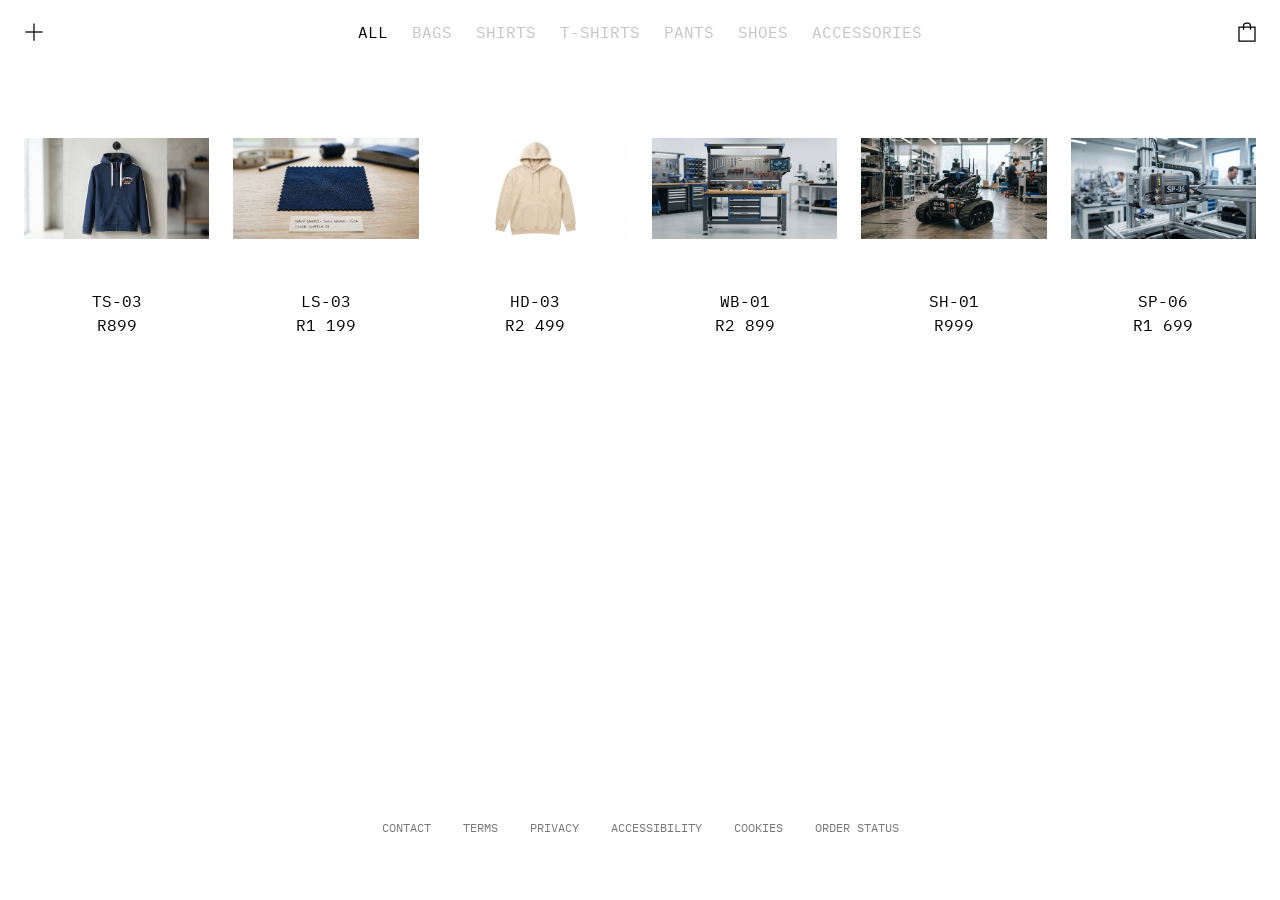
<file: index.html>
<!DOCTYPE html>
<html lang="en">
<head>
<meta charset="utf-8">
<meta name="viewport" content="width=device-width, initial-scale=1.0">
<title>Maisonvelle - Minimalist Apparel</title>
<link rel="stylesheet" href="assets/css/tokens.css">
<link rel="stylesheet" href="assets/css/base.css">
<link rel="stylesheet" href="assets/css/header.css">
<link rel="stylesheet" href="assets/css/shop.css">
<link rel="stylesheet" href="assets/css/footer.css">
<link rel="stylesheet" href="assets/css/cart-drawer.css">
</head>
<body class="page-shop">

<!-- Site Header Partial -->
<div data-include="partials/header.html"></div>

<!-- Main Catalog Content -->
<main class="main-content" id="main-content" tabindex="-1">
  <div class="shop-grid" id="shop-grid">
    <a href="product.html" class="product-tile">
      <div class="image-wrapper">
        <img src="assets/images/ts-03.jpg" alt="TS-03">
      </div>
      <div class="product-info">
        <p class="product-sku">TS-03</p>
        <p class="product-price">R899</p>
      </div>
    </a>

    <a href="product.html" class="product-tile">
      <div class="image-wrapper">
        <img src="assets/images/ls-03.jpg" alt="LS-03">
      </div>
      <div class="product-info">
        <p class="product-sku">LS-03</p>
        <p class="product-price">R1 199</p>
      </div>
    </a>

    <a href="product.html" class="product-tile">
      <div class="image-wrapper">
        <img src="assets/images/hd-03.jpg" alt="HD-03">
      </div>
      <div class="product-info">
        <p class="product-sku">HD-03</p>
        <p class="product-price">R2 499</p>
      </div>
    </a>

    <a href="product.html" class="product-tile">
      <div class="image-wrapper">
        <img src="assets/images/wb-01.jpg" alt="WB-01">
      </div>
      <div class="product-info">
        <p class="product-sku">WB-01</p>
        <p class="product-price">R2 899</p>
      </div>
    </a>

    <a href="product.html" class="product-tile">
      <div class="image-wrapper">
        <img src="assets/images/sh-01.jpg" alt="SH-01">
      </div>
      <div class="product-info">
        <p class="product-sku">SH-01</p>
        <p class="product-price">R999</p>
      </div>
    </a>

    <a href="product.html" class="product-tile">
      <div class="image-wrapper">
        <img src="assets/images/sp-06.jpg" alt="SP-06">
      </div>
      <div class="product-info">
        <p class="product-sku">SP-06</p>
        <p class="product-price">R1 699</p>
      </div>
    </a>
  </div>

  <!-- Mobile Feed Container -->
  <div class="feed-view" id="mobile-feed-view">
    <a href="product.html" class="feed-slide">
      <div class="feed-image-wrapper">
        <img src="assets/images/ts-03.jpg" alt="TS-03" loading="eager">
      </div>
      <div class="feed-info">
        <p class="product-sku">TS-03</p>
        <p class="product-price">R899</p>
      </div>
    </a>

    <a href="product.html" class="feed-slide">
      <div class="feed-image-wrapper">
        <img src="assets/images/wb-01.jpg" alt="WB-01" loading="lazy">
      </div>
      <div class="feed-info">
        <p class="product-sku">WB-01</p>
        <p class="product-price">R2 899</p>
      </div>
    </a>
  </div>
</main>

<!-- Footer Partial -->
<div data-include="partials/footer.html"></div>

<!-- Mini Cart Partial -->
<div data-include="partials/mini-cart.html"></div>

<script src="assets/js/include.js"></script>
<script src="assets/js/main.js"></script>
<script src="assets/js/shop.js"></script>
<script src="assets/js/cart-drawer.js"></script>
</body>
</html>
</file>
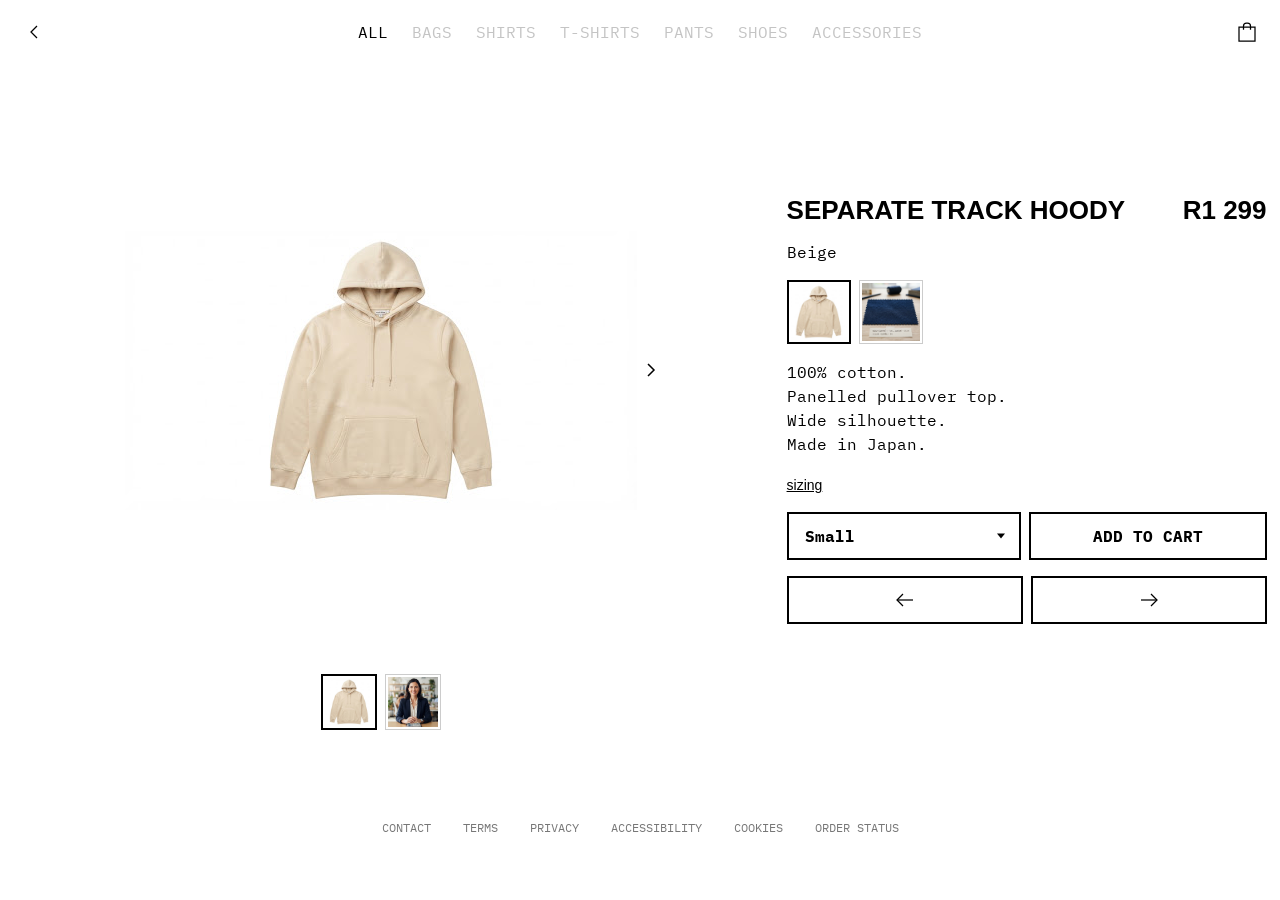
<file: product.html>
<!DOCTYPE html>
<html lang="en">
<head>
<meta charset="utf-8">
<meta name="viewport" content="width=device-width, initial-scale=1.0">
<title>SEPARATE TRACK HOODY - Maisonvelle</title>
<link rel="stylesheet" href="assets/css/tokens.css">
<link rel="stylesheet" href="assets/css/base.css">
<link rel="stylesheet" href="assets/css/header.css">
<link rel="stylesheet" href="assets/css/product.css">
<link rel="stylesheet" href="assets/css/footer.css">
<link rel="stylesheet" href="assets/css/modal.css">
<link rel="stylesheet" href="assets/css/cart-drawer.css">
</head>
<body class="page-product">

<!-- Header Partial -->
<div data-include="partials/header.html"></div>

<!-- Main Product View -->
<main class="product-main-content" id="main-content" tabindex="-1">
  <div class="product-container">
    <!-- Gallery Column -->
    <section class="gallery-column">
      <div class="main-photo-wrapper">
        <img id="main-product-img" src="assets/images/hd-03.jpg" alt="SEPARATE TRACK HOODY">
        <button type="button" class="next-chevron" id="next-photo-btn" aria-label="Next image">
          <svg width="24" height="24" viewBox="0 0 24 24" fill="none" stroke="currentColor" stroke-width="1.5">
            <polyline points="9 18 15 12 9 6"></polyline>
          </svg>
        </button>
      </div>

      <div class="thumbnail-strip" id="thumbnail-strip"></div>
    </section>

    <!-- Details Column -->
    <section class="details-column">
      <div class="details-wrapper">
        <!-- Title & Price Row -->
        <div class="title-price-row">
          <h1 class="product-title" id="p-title">SEPARATE TRACK HOODY</h1>
          <span class="product-price" id="p-price">R1 299</span>
        </div>

        <!-- Colour Name -->
        <div class="colour-label" id="p-color-name">Beige</div>

        <!-- Colour Swatches -->
        <div class="swatches-row" id="p-swatches"></div>

        <!-- Description -->
        <div class="description-box" id="p-desc">
          <p>100% cotton.</p>
          <p>Panelled pullover top.</p>
          <p>Wide silhouette.</p>
          <p>Made in Japan.</p>
        </div>

        <!-- Sizing Link -->
        <div>
          <button type="button" class="sizing-link" id="sizing-modal-trigger">sizing</button>
        </div>

        <!-- Size Selector & Add to Cart -->
        <div class="purchase-row">
          <div class="size-select-wrapper">
            <select class="size-select" aria-label="Select Size">
              <option value="S">Small</option>
              <option value="M">Medium</option>
              <option value="L">Large</option>
              <option value="XL">X-Large</option>
            </select>
          </div>
          <button type="button" class="add-to-cart-btn" id="add-to-cart-btn">Add to cart</button>
        </div>

        <!-- Prev / Next Product Navigation -->
        <div class="nav-buttons-row">
          <button type="button" class="nav-arrow-btn" id="prev-prod-btn" aria-label="Previous product">
            <svg width="20" height="20" viewBox="0 0 20 20" fill="none" stroke="currentColor" stroke-width="1.25">
              <line x1="18" y1="10" x2="2" y2="10"></line>
              <polyline points="8 4 2 10 8 16"></polyline>
            </svg>
          </button>
          <button type="button" class="nav-arrow-btn" id="next-prod-btn" aria-label="Next product">
            <svg width="20" height="20" viewBox="0 0 20 20" fill="none" stroke="currentColor" stroke-width="1.25">
              <line x1="2" y1="10" x2="18" y2="10"></line>
              <polyline points="12 4 18 10 12 16"></polyline>
            </svg>
          </button>
        </div>
      </div>
    </section>
  </div>
</main>

<!-- Footer Partial -->
<div data-include="partials/footer.html"></div>

<!-- Size Guide Modal Partial -->
<div data-include="partials/size-guide-modal.html"></div>

<!-- Mini Cart Partial -->
<div data-include="partials/mini-cart.html"></div>

<script src="assets/js/include.js"></script>
<script src="assets/js/main.js"></script>
<script src="assets/js/product.js"></script>
<script src="assets/js/cart-drawer.js"></script>
</body>
</html>
</file>
<file: assets/css/tokens.css>
:root {
  --font-mono: 'IBM Plex Mono', monospace;
  --font-panel: Arial, 'Helvetica Neue', sans-serif;
  --font-size-base: 16px;
  --line-height-base: 24px;
  --color-text: #000000;
  --color-bg: #ffffff;
  --color-muted: #c4c4c4;
  --color-footer: #777777;
  --header-height: 64px;
  --grid-gap-x: 24px;
  --grid-gap-y: 56px;
  --page-padding: 24px;
  --btn-border: 2px solid #000000;
}

@media (max-width: 768px) {
  :root {
    --header-height: 56px;
    --grid-gap-x: 12px;
    --grid-gap-y: 40px;
    --page-padding: 16px;
  }
}
</file>
<file: assets/css/base.css>
@font-face {
  font-family: 'IBM Plex Mono';
  font-style: normal;
  font-weight: 400;
  font-display: swap;
  src: url('../fonts/ibm-plex-mono-v20-latin-400.woff2') format('woff2');
}

@font-face {
  font-family: 'IBM Plex Mono';
  font-style: normal;
  font-weight: 700;
  font-display: swap;
  src: url('../fonts/ibm-plex-mono-v20-latin-700.woff2') format('woff2');
}

*, *::before, *::after {
  box-sizing: border-box;
  margin: 0;
  padding: 0;
  border-radius: 0 !important;
  box-shadow: none !important;
}

body {
  font-family: var(--font-mono);
  font-weight: 400;
  font-size: var(--font-size-base);
  line-height: var(--line-height-base);
  color: var(--color-text);
  background-color: var(--color-bg);
  -webkit-font-smoothing: antialiased;
  -moz-osx-font-smoothing: grayscale;
  min-height: 100vh;
  display: flex;
  flex-direction: column;
  align-items: center;
}

a:focus-visible, button:focus-visible, select:focus-visible {
  outline: 1px solid var(--color-text);
  outline-offset: 2px;
}
</file>
<file: assets/css/header.css>
.skip-link {
  position: absolute;
  top: -100px;
  left: var(--page-padding);
  background-color: var(--color-bg);
  color: var(--color-text);
  border: var(--btn-border);
  padding: 8px 16px;
  font-family: var(--font-mono);
  font-size: 14px;
  font-weight: 700;
  text-decoration: none;
  z-index: 10000;
  transition: top 0.1s ease;
}

.skip-link:focus {
  top: 12px;
}

.site-header {
  position: fixed;
  top: 0;
  left: 0;
  right: 0;
  height: var(--header-height);
  background-color: #ffffff;
  z-index: 50;
  display: flex;
  align-items: center;
  justify-content: space-between;
  padding: 0 var(--page-padding);
}

.header-left, .header-right {
  display: flex;
  align-items: center;
  width: 32px;
}

.header-right {
  justify-content: flex-end;
}

.icon-btn {
  background: transparent;
  border: none;
  cursor: pointer;
  color: #000000;
  display: inline-flex;
  align-items: center;
  justify-content: center;
  padding: 0;
  text-decoration: none;
}

.category-nav {
  display: flex;
  align-items: center;
  gap: 24px;
  text-transform: uppercase;
  overflow-x: auto;
  white-space: nowrap;
  scrollbar-width: none;
}

.category-nav::-webkit-scrollbar {
  display: none;
}

.category-nav a {
  color: var(--color-muted);
  text-decoration: none;
  font-family: var(--font-mono);
  font-size: var(--font-size-base);
  line-height: var(--line-height-base);
  transition: color 0.2s ease;
}

.category-nav a.active, .category-nav a:hover {
  color: #000000;
}

body.feed-active .category-nav {
  display: none;
}
</file>
<file: assets/css/shop.css>
.main-content {
  width: 100%;
  max-width: 1440px;
  padding: calc(var(--header-height) + 32px) var(--page-padding) 0;
  flex: 1;
}

.shop-grid {
  display: grid;
  grid-template-columns: repeat(6, 1fr);
  column-gap: var(--grid-gap-x);
  row-gap: var(--grid-gap-y);
  width: 100%;
}

.shop-grid.cols-3 {
  grid-template-columns: repeat(3, 1fr);
}

.product-tile {
  display: flex;
  flex-direction: column;
  align-items: center;
  user-select: none;
  text-decoration: none;
  color: var(--color-text);
}

.image-wrapper {
  width: 100%;
  aspect-ratio: 1 / 1;
  display: flex;
  align-items: center;
  justify-content: center;
  background-color: var(--color-bg);
  overflow: hidden;
}

.image-wrapper img {
  max-width: 100%;
  max-height: 100%;
  object-fit: contain;
}

.product-info {
  margin-top: 8px;
  text-align: center;
}

.product-sku, .product-price {
  font-family: var(--font-mono);
  font-size: var(--font-size-base);
  line-height: var(--line-height-base);
  color: var(--color-text);
}

/* Mobile Feed View */
.feed-view {
  display: none;
  width: 100%;
  height: calc(100dvh - var(--header-height));
  overflow-y: scroll;
  scroll-snap-type: y mandatory;
}

.feed-slide {
  width: 100%;
  height: calc(100dvh - var(--header-height));
  scroll-snap-align: start;
  scroll-snap-stop: always;
  display: flex;
  flex-direction: column;
  justify-content: space-between;
  align-items: center;
  text-decoration: none;
  color: var(--color-text);
}

.feed-image-wrapper {
  width: 100%;
  max-width: 390px;
  height: 390px;
  margin: auto 0;
  display: flex;
  align-items: center;
  justify-content: center;
}

.feed-image-wrapper img {
  max-width: 100%;
  max-height: 100%;
  object-fit: contain;
}

.feed-info {
  text-align: center;
  padding-bottom: 48px;
}

@media (max-width: 768px) {
  .main-content {
    padding-top: calc(var(--header-height) + 16px);
  }

  .shop-grid {
    grid-template-columns: repeat(3, 1fr);
  }
}
</file>
<file: assets/css/footer.css>
.site-footer {
  width: 100%;
  margin-top: 64px;
  padding-bottom: 64px;
  display: flex;
  justify-content: center;
}

.footer-nav {
  display: flex;
  align-items: center;
  gap: 32px;
  text-transform: uppercase;
}

.footer-nav a {
  font-family: var(--font-mono);
  font-size: 12px;
  line-height: 16px;
  color: var(--color-footer);
  text-decoration: none;
  transition: color 0.2s ease;
}

.footer-nav a:hover {
  color: var(--color-text);
}

@media (max-width: 768px) {
  .footer-nav {
    flex-direction: column;
    gap: 12px;
  }
}
</file>
<file: assets/css/cart-drawer.css>
.cart-drawer-overlay {
  display: none;
  position: fixed;
  top: 0;
  left: 0;
  right: 0;
  bottom: 0;
  background: rgba(0, 0, 0, 0.5);
  z-index: 1000;
}

.cart-drawer-overlay.open {
  display: block;
}

.cart-drawer {
  position: absolute;
  top: 0;
  right: 0;
  width: 100%;
  max-width: 400px;
  height: 100%;
  background-color: #ffffff;
  color: #000000;
  font-family: var(--font-mono);
  display: flex;
  flex-direction: column;
  justify-content: space-between;
  padding: 24px;
  border-left: 2px solid #000000;
}

.cart-drawer-header {
  display: flex;
  align-items: center;
  justify-content: space-between;
  border-bottom: 1px solid #000000;
  padding-bottom: 16px;
}

.cart-title {
  font-size: 16px;
  font-weight: 700;
  text-transform: uppercase;
}

.cart-close-btn {
  background: transparent;
  border: none;
  font-size: 20px;
  cursor: pointer;
  color: #000000;
}

.cart-items-list {
  flex: 1;
  overflow-y: auto;
  padding: 16px 0;
  display: flex;
  flex-direction: column;
  gap: 16px;
}

.cart-item {
  display: flex;
  align-items: center;
  gap: 12px;
  border-bottom: 1px solid #e5e5e5;
  padding-bottom: 12px;
}

.cart-item-img {
  width: 64px;
  height: 64px;
  flex-shrink: 0;
  display: flex;
  align-items: center;
  justify-content: center;
  background: #f9f9f9;
}

.cart-item-img img {
  max-width: 100%;
  max-height: 100%;
  object-fit: contain;
}

.cart-item-info {
  flex: 1;
  font-size: 14px;
  line-height: 20px;
}

.cart-item-title {
  font-weight: 700;
  text-transform: uppercase;
}

.cart-item-meta {
  color: #777777;
  font-size: 12px;
}

.cart-item-remove {
  background: transparent;
  border: none;
  cursor: pointer;
  font-size: 16px;
  color: #777777;
}

.cart-drawer-footer {
  border-top: 1px solid #000000;
  padding-top: 16px;
  display: flex;
  flex-direction: column;
  gap: 12px;
}

.cart-subtotal-row {
  display: flex;
  justify-content: space-between;
  font-weight: 700;
  font-size: 16px;
}

.cart-action-btn {
  display: flex;
  align-items: center;
  justify-content: center;
  height: 48px;
  text-decoration: none;
  font-family: var(--font-mono);
  font-weight: 700;
  font-size: 16px;
  text-transform: uppercase;
  border: 2px solid #000000;
}

.cart-action-btn.primary {
  background-color: #000000;
  color: #ffffff;
}

.cart-action-btn.secondary {
  background-color: transparent;
  color: #000000;
}

.cart-empty-state {
  display: flex;
  flex-direction: column;
  align-items: center;
  justify-content: center;
  height: 100%;
  gap: 20px;
  padding: 32px 0;
  text-align: center;
}

.cart-empty-text {
  font-size: 14px;
  font-weight: 700;
  color: #777777;
  letter-spacing: 0.05em;
}

.cart-empty-state .cart-action-btn {
  width: 100%;
  cursor: pointer;
}

.sr-only {
  position: absolute;
  width: 1px;
  height: 1px;
  padding: 0;
  margin: -1px;
  overflow: hidden;
  clip: rect(0, 0, 0, 0);
  white-space: nowrap;
  border: 0;
}
</file>
<file: assets/css/product.css>
.product-main-content {
  flex: 1;
  width: 100%;
  max-width: 1440px;
  margin: 0 auto;
  padding: calc(var(--header-height) + 24px) var(--page-padding) 24px;
  display: flex;
  align-items: center;
}

.product-container {
  width: 100%;
  display: grid;
  grid-template-columns: 58% 42%;
  gap: 48px;
  align-items: center;
}

/* Gallery Column */
.gallery-column {
  display: flex;
  flex-direction: column;
  align-items: center;
  justify-content: center;
  position: relative;
  width: 100%;
}

.main-photo-wrapper {
  position: relative;
  width: 100%;
  max-width: 580px;
  height: 560px;
  display: flex;
  align-items: center;
  justify-content: center;
  background-color: #ffffff;
}

.main-photo-wrapper img {
  max-height: 100%;
  max-width: 100%;
  object-fit: contain;
  user-select: none;
}

.next-chevron {
  position: absolute;
  right: 0;
  top: 50%;
  transform: translateY(-50%);
  background: transparent;
  border: none;
  color: #000000;
  cursor: pointer;
  padding: 8px;
  display: inline-flex;
  align-items: center;
  justify-content: center;
}

.thumbnail-strip {
  display: flex;
  align-items: center;
  justify-content: center;
  gap: 8px;
  margin-top: 24px;
}

.thumb-btn {
  width: 56px;
  height: 56px;
  border: 1px solid rgba(0, 0, 0, 0.2);
  background: transparent;
  padding: 2px;
  cursor: pointer;
  display: flex;
  align-items: center;
  justify-content: center;
}

.thumb-btn.active {
  border: 2px solid #000000;
}

.thumb-btn img {
  width: 100%;
  height: 100%;
  object-fit: cover;
}

/* Details Column */
.details-column {
  display: flex;
  flex-direction: column;
  justify-content: center;
}

.details-wrapper {
  width: 100%;
  max-width: 480px;
  display: flex;
  flex-direction: column;
  gap: 16px;
}

.title-price-row {
  display: flex;
  align-items: flex-start;
  justify-content: space-between;
  gap: 16px;
  width: 100%;
}

.product-title {
  font-family: var(--font-panel);
  font-weight: 700;
  font-size: 26px;
  line-height: 1.1;
  text-transform: uppercase;
  color: #000000;
  min-width: 0;
  overflow-wrap: break-word;
}

.product-price {
  font-family: var(--font-panel);
  font-weight: 700;
  font-size: 26px;
  line-height: 1.1;
  color: #000000;
  white-space: nowrap;
  flex-shrink: 0;
}

.colour-label {
  font-size: var(--font-size-base);
  color: #000000;
}

.swatches-row {
  display: flex;
  align-items: center;
  gap: 8px;
}

.swatch-btn {
  width: 64px;
  height: 64px;
  border: 1px solid rgba(0, 0, 0, 0.2);
  background: transparent;
  padding: 2px;
  cursor: pointer;
}

.swatch-btn.active {
  border: 2px solid #000000;
}

.swatch-btn img {
  width: 100%;
  height: 100%;
  object-fit: cover;
}

.description-box {
  display: flex;
  flex-direction: column;
  font-size: var(--font-size-base);
  line-height: var(--line-height-base);
  color: #000000;
}

.sizing-link {
  font-size: 14px;
  text-decoration: underline;
  color: #000000;
  background: transparent;
  border: none;
  cursor: pointer;
  text-align: left;
  padding: 0;
}

.purchase-row {
  display: flex;
  gap: 8px;
  width: 100%;
}

.size-select-wrapper {
  position: relative;
  flex: 1;
}

.size-select {
  width: 100%;
  height: 48px;
  border: 2px solid #000000;
  background: transparent;
  color: #000000;
  font-family: var(--font-mono);
  font-weight: 700;
  font-size: var(--font-size-base);
  padding: 0 36px 0 16px;
  appearance: none;
  -webkit-appearance: none;
  cursor: pointer;
}

.size-select-wrapper::after {
  content: '';
  position: absolute;
  right: 16px;
  top: 50%;
  transform: translateY(-50%);
  width: 0;
  height: 0;
  border-left: 4px solid transparent;
  border-right: 4px solid transparent;
  border-top: 5px solid #000000;
  pointer-events: none;
}

.size-select option {
  background-color: #ffffff;
  color: #000000;
}

.add-to-cart-btn {
  flex: 1;
  height: 48px;
  border: 2px solid #000000;
  background: transparent;
  color: #000000;
  font-family: var(--font-mono);
  font-weight: 700;
  font-size: var(--font-size-base);
  text-transform: uppercase;
  cursor: pointer;
  display: flex;
  align-items: center;
  justify-content: center;
}

.add-to-cart-btn.sold-out,
.add-to-cart-btn:disabled {
  background-color: #000000 !important;
  color: #ffffff !important;
  border: 2px solid #000000 !important;
  font-weight: 700;
  cursor: not-allowed;
  opacity: 1;
}

.nav-buttons-row {
  display: flex;
  gap: 8px;
  width: 100%;
}

.nav-arrow-btn {
  flex: 1;
  height: 48px;
  border: 2px solid #000000;
  background: transparent;
  color: #000000;
  cursor: pointer;
  display: flex;
  align-items: center;
  justify-content: center;
  font-weight: 700;
}

@media (max-width: 768px) {
  .product-main-content {
    padding: var(--header-height) 0 32px;
  }

  .product-container {
    grid-template-columns: 1fr;
    gap: 24px;
  }

  .main-photo-wrapper {
    height: 500px;
    max-width: 100%;
  }

  .details-column {
    padding: 0 var(--page-padding);
  }

  .details-wrapper {
    max-width: 100%;
  }
}
</file>
<file: assets/css/modal.css>
.modal-overlay {
  display: none;
  position: fixed;
  top: 0;
  left: 0;
  right: 0;
  bottom: 0;
  background: rgba(0, 0, 0, 0.7);
  z-index: 1000;
  align-items: center;
  justify-content: center;
  padding: 24px;
  font-family: var(--font-mono);
}

.modal-overlay.open {
  display: flex;
}

.modal-card {
  background: #ffffff;
  color: #000000;
  padding: 32px;
  width: 100%;
  max-width: 500px;
  position: relative;
  border: 2px solid #000000;
}

.modal-close {
  position: absolute;
  top: 16px;
  right: 16px;
  background: transparent;
  border: none;
  font-size: 20px;
  cursor: pointer;
  color: #000000;
}

.modal-title {
  font-size: 18px;
  font-weight: 700;
  text-transform: uppercase;
  margin-bottom: 8px;
}

.modal-subtitle {
  font-size: 14px;
  color: #777777;
  margin-bottom: 20px;
}

.size-table {
  width: 100%;
  border-collapse: collapse;
}

.size-table th, .size-table td {
  border: 1px solid #000000;
  padding: 10px 12px;
  text-align: center;
  font-size: 14px;
}

.size-table th {
  background-color: #f4f4f4;
  font-weight: 700;
}
</file>
